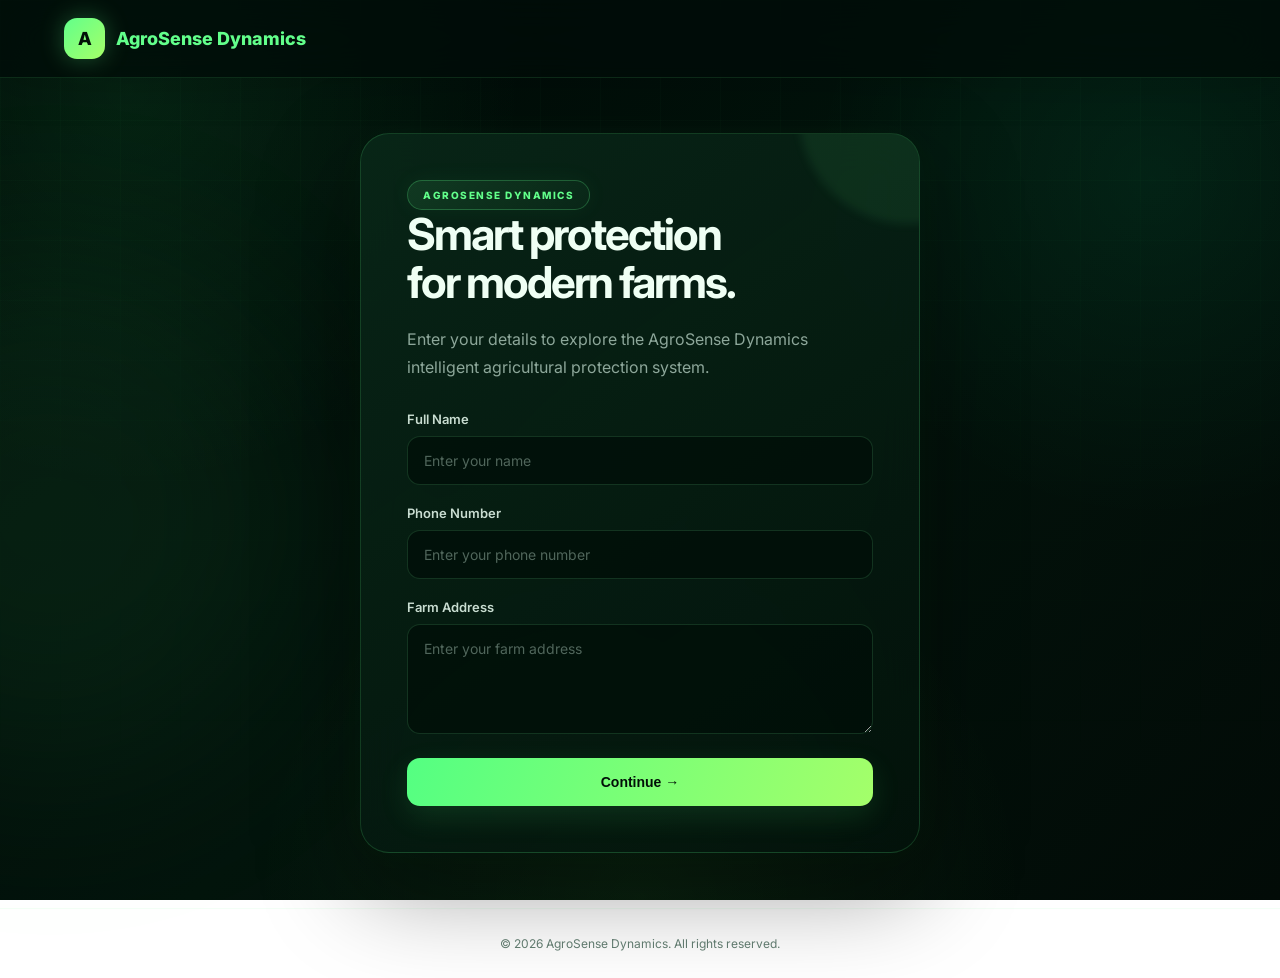
<file: index.html>
<!DOCTYPE html>
<html lang="en">
<head>
    <meta charset="UTF-8">
    <meta name="viewport" content="width=device-width, initial-scale=1.0">
    <title>AgroSense Dynamics | Login</title>
    <link rel="stylesheet" href="style.css">
</head>

<body>

<header class="navbar">
    <div class="logo">
        <div class="logo-box">A</div>
        <span>AgroSense Dynamics</span>
    </div>
</header>

<main class="login-page">

    <div class="login-card">

        <div class="small-badge">AGROSENSE DYNAMICS</div>

        <h1>
            Smart protection<br>
            <span>for modern farms.</span>
        </h1>

        <p class="login-description">
            Enter your details to explore the AgroSense Dynamics
            intelligent agricultural protection system.
        </p>

        <form id="loginForm">

            <div class="input-group">
                <label>Full Name</label>
                <input
                    type="text"
                    id="name"
                    placeholder="Enter your name"
                    required
                >
            </div>

            <div class="input-group">
                <label>Phone Number</label>
                <input
                    type="tel"
                    id="phone"
                    placeholder="Enter your phone number"
                    required
                >
            </div>

            <div class="input-group">
                <label>Farm Address</label>
                <textarea
                    id="address"
                    placeholder="Enter your farm address"
                    required
                ></textarea>
            </div>

            <button type="submit" class="primary-btn">
                Continue →
            </button>

        </form>

    </div>

</main>

<footer>
    © 2026 AgroSense Dynamics. All rights reserved.
</footer>

<script src="script.js"></script>

</body>
</html>
</file>
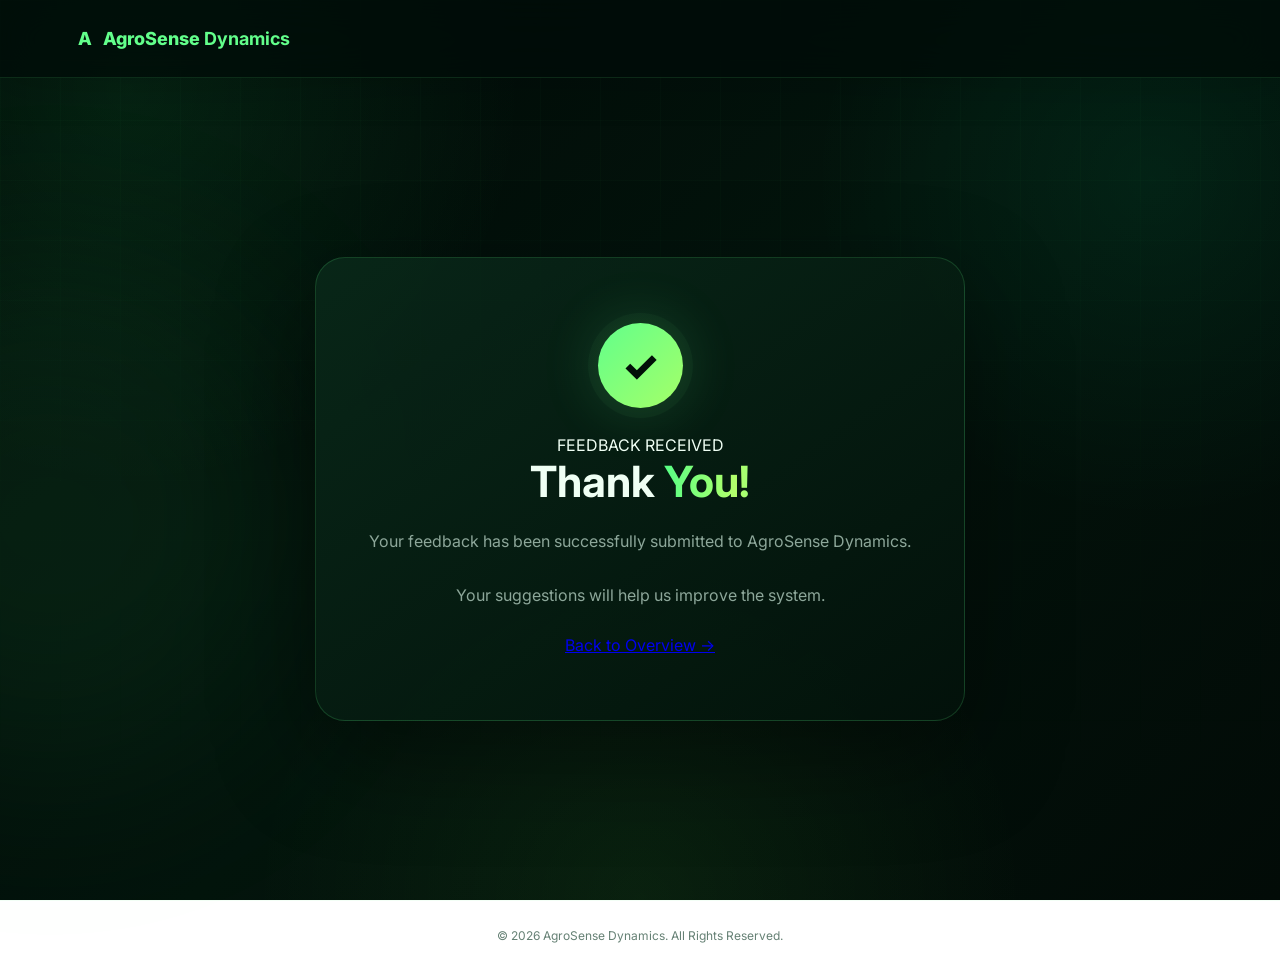
<file: feedback success.html>
<!DOCTYPE html>
<html lang="en">

<head>

    <meta charset="UTF-8">

    <meta name="viewport"
          content="width=device-width, initial-scale=1.0">

    <title>
        AgroSense Dynamics | Feedback Sent
    </title>

    <link rel="stylesheet" href="style.css">

</head>

<body>


<nav class="navbar">

    <a href="index.html" class="logo">

        <span class="logo-icon">
            A
        </span>

        <span>
            AgroSense <b>Dynamics</b>
        </span>

    </a>

</nav>


<main class="success-page">

    <section class="success-card glass reveal">

        <div class="success-icon">
            ✓
        </div>

        <div class="badge">
            FEEDBACK RECEIVED
        </div>

        <h1>
            Thank
            <span class="gradient">
                You!
            </span>
        </h1>

        <p>
            Your feedback has been successfully
            submitted to AgroSense Dynamics.
        </p>

        <p>
            Your suggestions will help us improve
            the system.
        </p>

        <a
            href="overview.html"
            class="btn primary"
        >
            Back to Overview
            <span>→</span>
        </a>

    </section>

</main>


<footer>
    © 2026 AgroSense Dynamics. All Rights Reserved.
</footer>

</body>
</html>
</file>
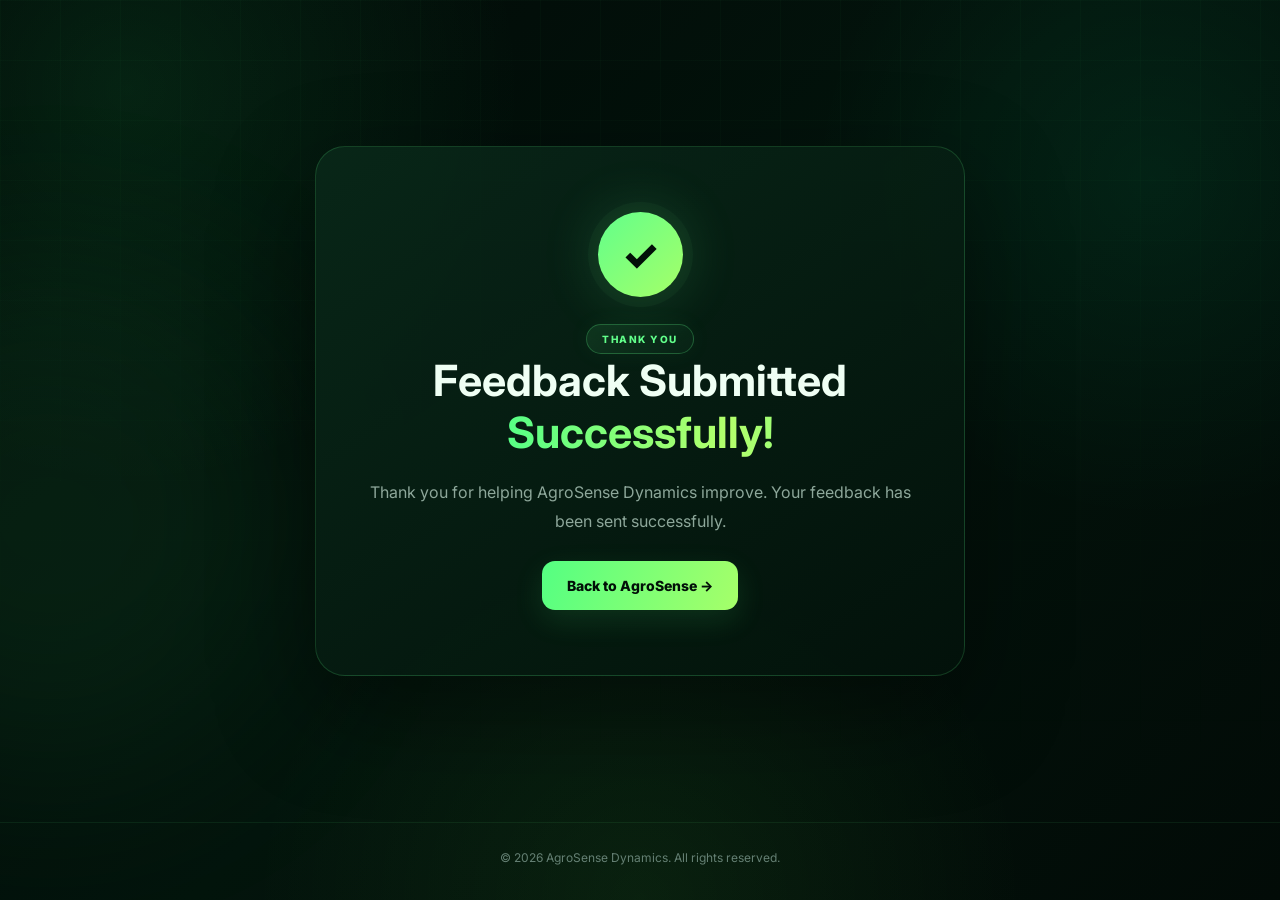
<file: feedback-success.html>
<!DOCTYPE html>
<html lang="en">
<head>
    <meta charset="UTF-8">
    <meta name="viewport" content="width=device-width, initial-scale=1.0">
    <title>Feedback Submitted | AgroSense</title>
    <link rel="stylesheet" href="style.css">
</head>

<body>

<main class="success-page">

    <div class="success-card">

        <div class="success-icon">✓</div>

        <div class="small-badge">
            THANK YOU
        </div>

        <h1>
            Feedback Submitted <span>Successfully!</span>
        </h1>

        <p>
            Thank you for helping AgroSense Dynamics improve.
            Your feedback has been sent successfully.
        </p>

        <a href="overview.html" class="primary-btn">
            Back to AgroSense →
        </a>

    </div>

</main>

<footer>
    © 2026 AgroSense Dynamics. All rights reserved.
</footer>

</body>
</html>
</file>
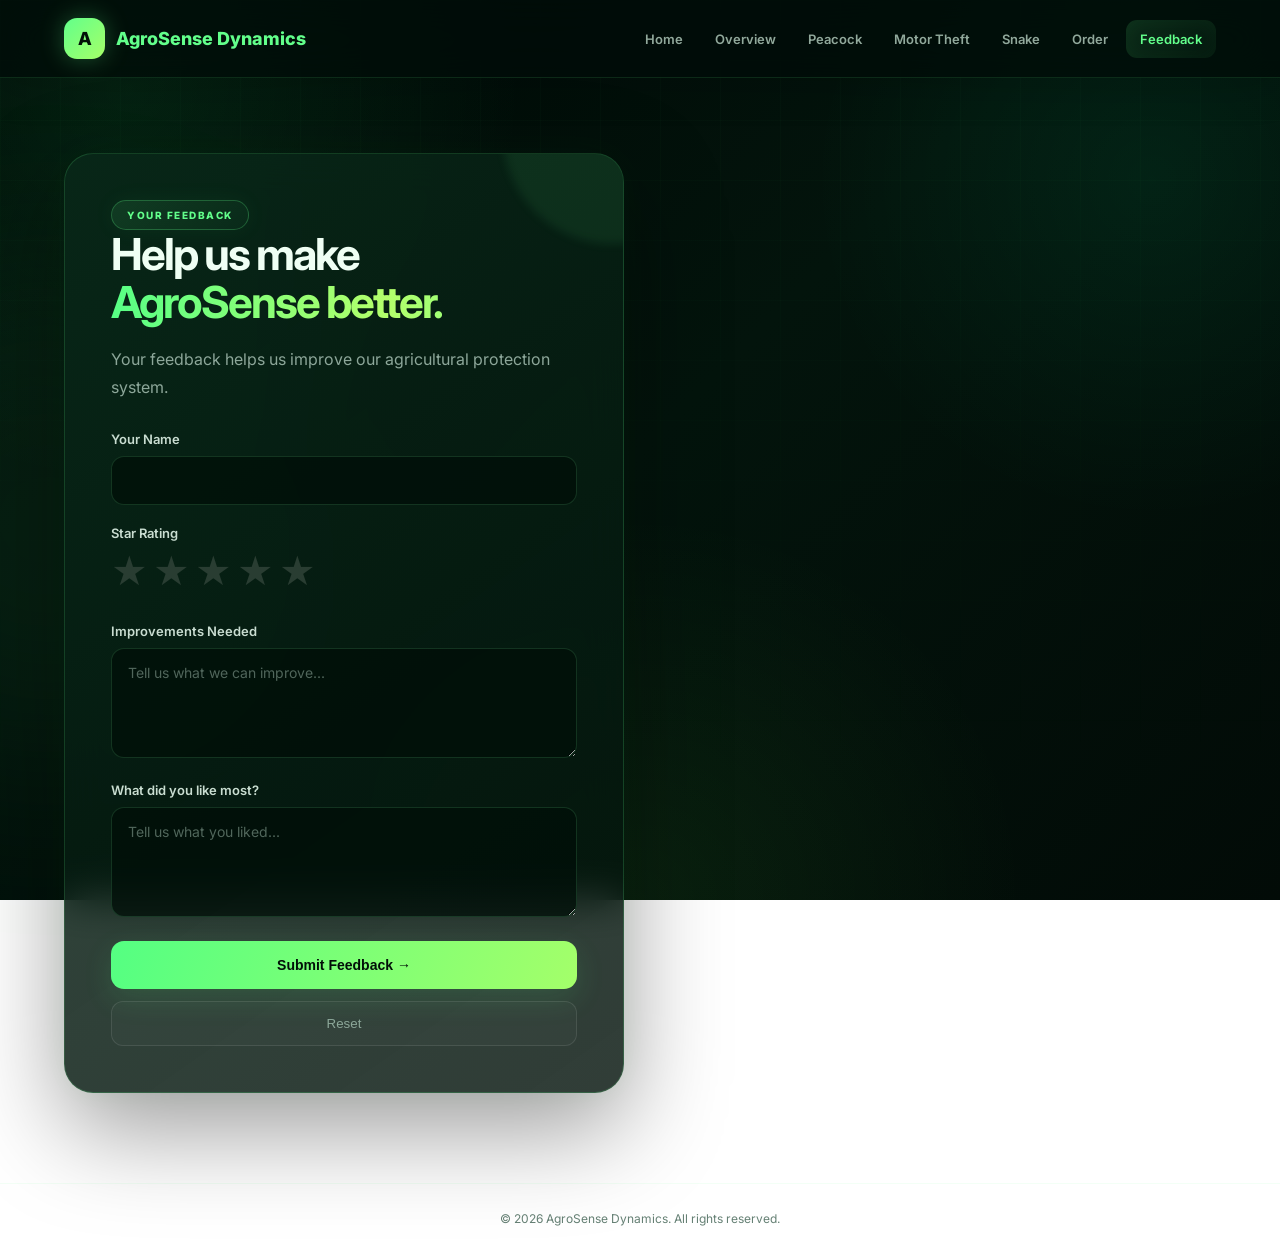
<file: feedback.html>
<!DOCTYPE html>
<html lang="en">
<head>
    <meta charset="UTF-8">
    <meta name="viewport" content="width=device-width, initial-scale=1.0">
    <title>AgroSense | Feedback</title>
    <link rel="stylesheet" href="style.css">
</head>

<body>

<header class="navbar">

    <div class="logo">
        <div class="logo-box">A</div>
        <span>AgroSense Dynamics</span>
    </div>

    <nav>
        <a href="index.html">Home</a>
        <a href="overview.html">Overview</a>
        <a href="peacock.html">Peacock</a>
        <a href="theft.html">Motor Theft</a>
        <a href="snake.html">Snake</a>
        <a href="order.html">Order</a>
        <a href="feedback.html" class="active">Feedback</a>
    </nav>

</header>

<main class="feedback-page">

    <div class="feedback-card">

        <div class="small-badge">YOUR FEEDBACK</div>

        <h1>
            Help us make<br>
            <span>AgroSense better.</span>
        </h1>

        <p>
            Your feedback helps us improve our agricultural
            protection system.
        </p>


        <form
            action="https://formsubmit.co/agrosensedynamics@gmail.com"
            method="POST"
        >

            <input type="hidden"
                   name="_subject"
                   value="AgroSense Dynamics Feedback">

            <input type="hidden"
                   name="_next"
                   value="https://sanchith-star.github.io/tamsagrosense1/feedback-success.html">

            <input type="hidden"
                   name="_captcha"
                   value="false">


            <div class="input-group">

                <label>Your Name</label>

                <input
                    type="text"
                    name="Name"
                    required
                >

            </div>


            <div class="input-group">

                <label>Star Rating</label>

                <div class="stars">

                    <input type="radio" id="star5"
                           name="Rating" value="5 Stars" required>
                    <label for="star5">★</label>

                    <input type="radio" id="star4"
                           name="Rating" value="4 Stars">
                    <label for="star4">★</label>

                    <input type="radio" id="star3"
                           name="Rating" value="3 Stars">
                    <label for="star3">★</label>

                    <input type="radio" id="star2"
                           name="Rating" value="2 Stars">
                    <label for="star2">★</label>

                    <input type="radio" id="star1"
                           name="Rating" value="1 Star">
                    <label for="star1">★</label>

                </div>

            </div>


            <div class="input-group">

                <label>Improvements Needed</label>

                <textarea
                    name="Improvements"
                    placeholder="Tell us what we can improve..."
                    required
                ></textarea>

            </div>


            <div class="input-group">

                <label>What did you like most?</label>

                <textarea
                    name="Favorite Part"
                    placeholder="Tell us what you liked..."
                ></textarea>

            </div>


            <button type="submit" class="primary-btn">
                Submit Feedback →
            </button>

            <button
                type="reset"
                class="reset-btn"
            >
                Reset
            </button>

        </form>

    </div>

</main>

<footer>
    © 2026 AgroSense Dynamics. All rights reserved.
</footer>

</body>
</html>
</file>
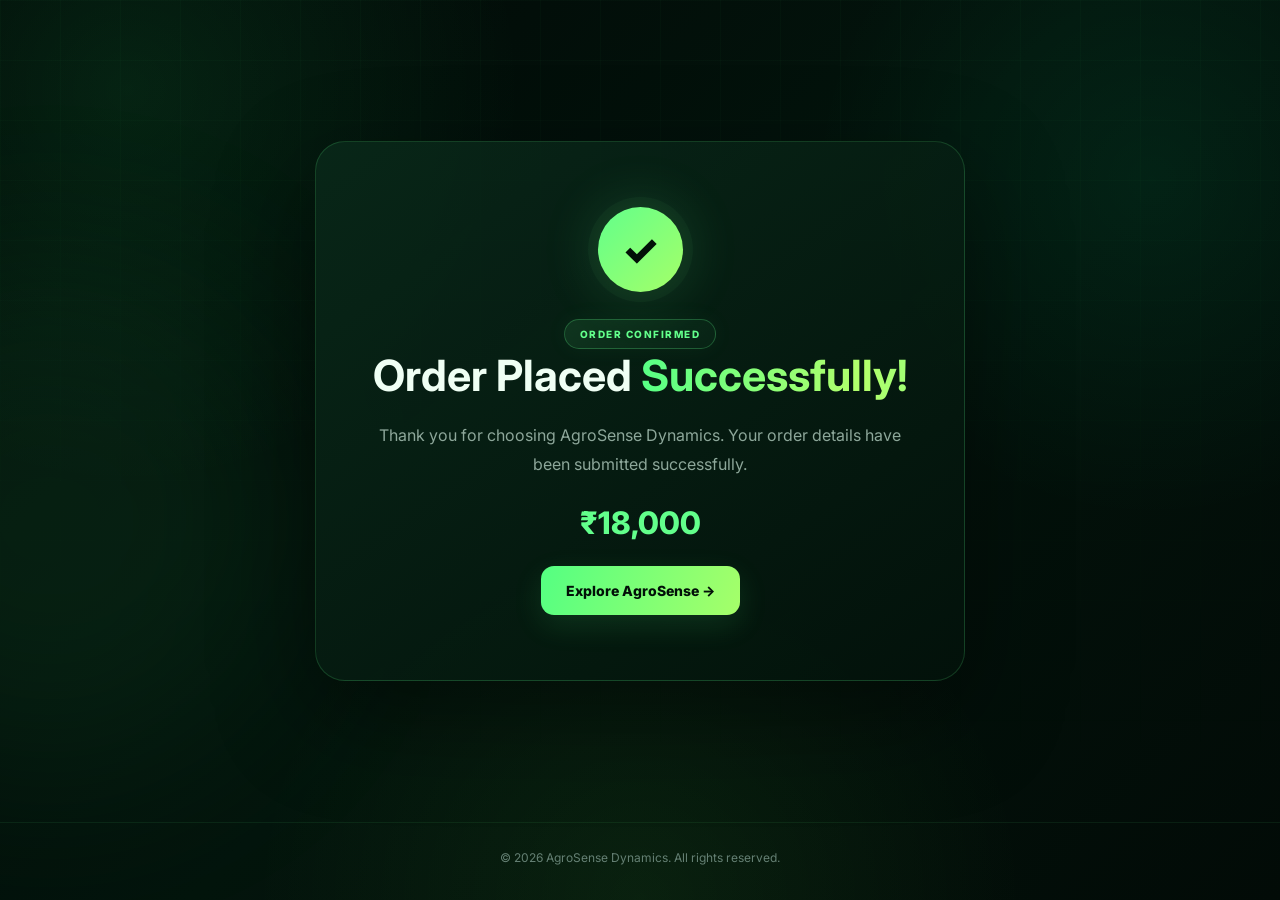
<file: order-success.html>
<!DOCTYPE html>
<html lang="en">
<head>
    <meta charset="UTF-8">
    <meta name="viewport" content="width=device-width, initial-scale=1.0">
    <title>Order Successful | AgroSense</title>
    <link rel="stylesheet" href="style.css">
</head>

<body>

<main class="success-page">

    <div class="success-card">

        <div class="success-icon">✓</div>

        <div class="small-badge">ORDER CONFIRMED</div>

        <h1>Order Placed <span>Successfully!</span></h1>

        <p>
            Thank you for choosing AgroSense Dynamics.
            Your order details have been submitted successfully.
        </p>

        <div class="success-price">
            ₹18,000
        </div>

        <a href="overview.html" class="primary-btn">
            Explore AgroSense →
        </a>

    </div>

</main>

<footer>
    © 2026 AgroSense Dynamics. All rights reserved.
</footer>

</body>
</html>
</file>
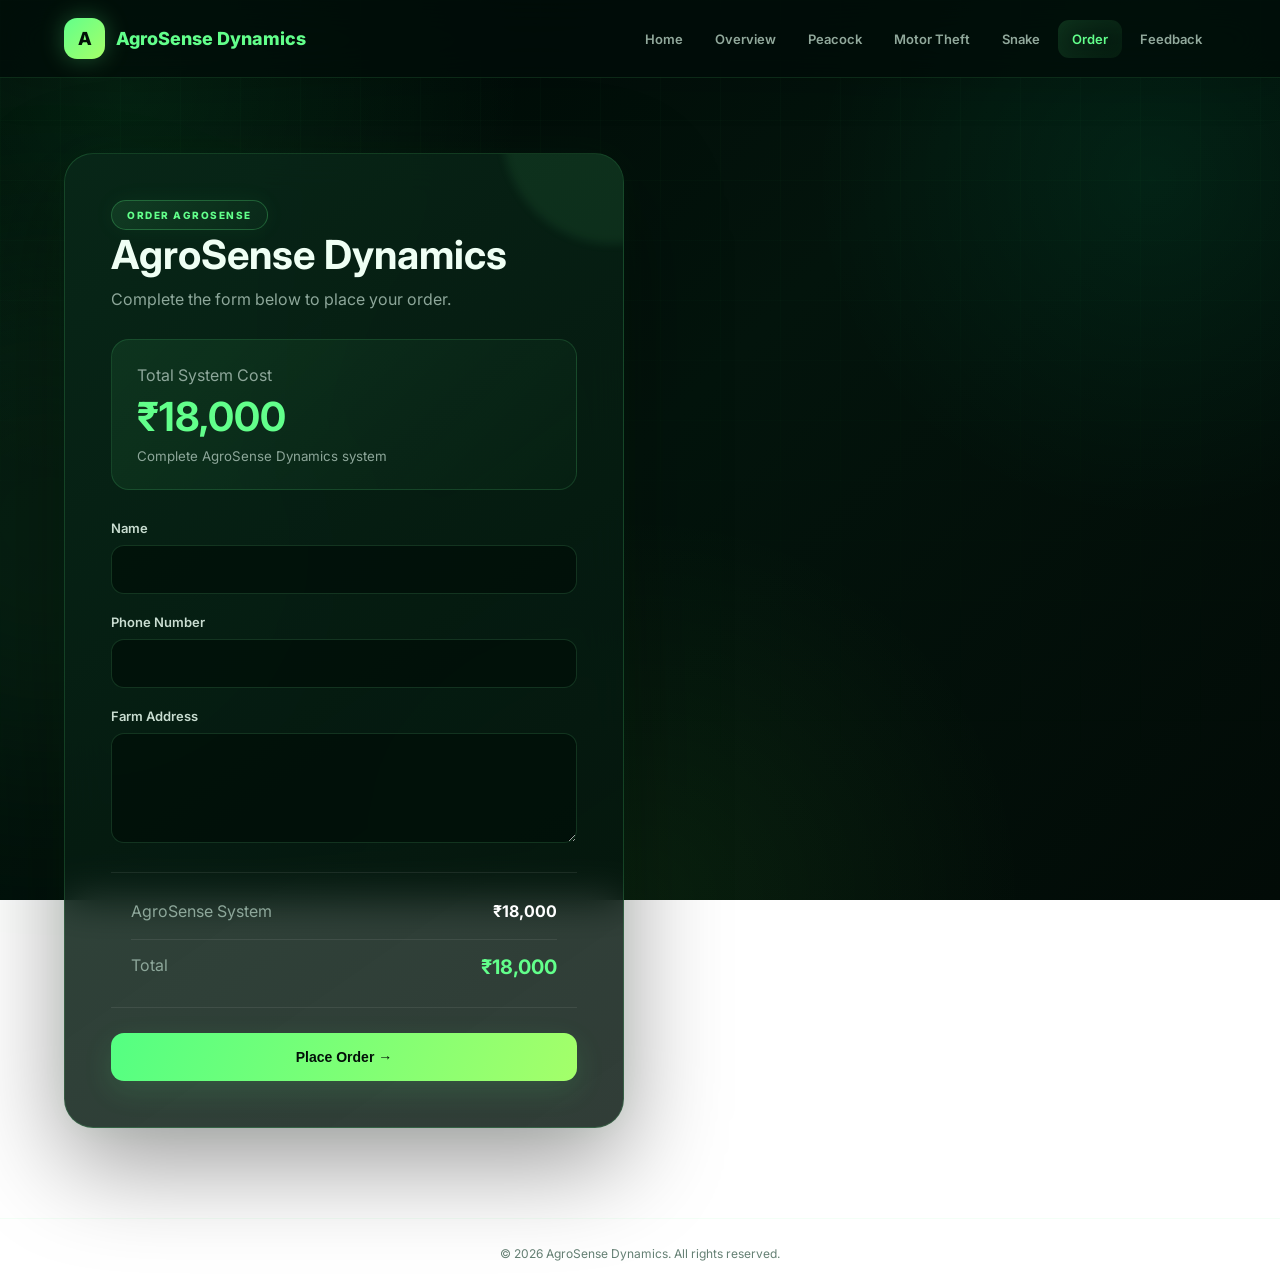
<file: order.html>
<!DOCTYPE html>
<html lang="en">
<head>
    <meta charset="UTF-8">
    <meta name="viewport" content="width=device-width, initial-scale=1.0">
    <title>AgroSense | Order</title>
    <link rel="stylesheet" href="style.css">
</head>

<body>

<header class="navbar">

    <div class="logo">
        <div class="logo-box">A</div>
        <span>AgroSense Dynamics</span>
    </div>

    <nav>
        <a href="index.html">Home</a>
        <a href="overview.html">Overview</a>
        <a href="peacock.html">Peacock</a>
        <a href="theft.html">Motor Theft</a>
        <a href="snake.html">Snake</a>
        <a href="order.html" class="active">Order</a>
        <a href="feedback.html">Feedback</a>
    </nav>

</header>

<main class="order-page">

    <div class="order-card">

        <div class="small-badge">ORDER AGROSENSE</div>

        <h1>AgroSense Dynamics</h1>

        <p>
            Complete the form below to place your order.
        </p>

        <div class="price-box">

            <span>Total System Cost</span>

            <strong>₹18,000</strong>

            <small>
                Complete AgroSense Dynamics system
            </small>

        </div>


        <form
            action="https://formsubmit.co/agrosensedynamics@gmail.com"
            method="POST"
        >

            <input type="hidden" name="_subject"
                   value="New AgroSense Dynamics Order">

            <input type="hidden" name="_next"
                   value="https://sanchith-star.github.io/tamsagrosense1/order-success.html">

            <input type="hidden" name="_captcha"
                   value="false">

            <input type="hidden"
                   name="Product"
                   value="AgroSense Dynamics Agricultural Protection System">

            <input type="hidden"
                   name="Total Cost"
                   value="₹18,000">


            <div class="input-group">

                <label>Name</label>

                <input
                    type="text"
                    name="Customer Name"
                    id="orderName"
                    required
                >

            </div>


            <div class="input-group">

                <label>Phone Number</label>

                <input
                    type="tel"
                    name="Phone Number"
                    id="orderPhone"
                    required
                >

            </div>


            <div class="input-group">

                <label>Farm Address</label>

                <textarea
                    name="Farm Address"
                    id="orderAddress"
                    required
                ></textarea>

            </div>


            <div class="bill">

                <div>
                    <span>AgroSense System</span>
                    <strong>₹18,000</strong>
                </div>

                <div class="bill-total">
                    <span>Total</span>
                    <strong>₹18,000</strong>
                </div>

            </div>


            <button type="submit" class="primary-btn">
                Place Order →
            </button>

        </form>

    </div>

</main>

<footer>
    © 2026 AgroSense Dynamics. All rights reserved.
</footer>

<script src="script.js"></script>

</body>
</html>
</file>
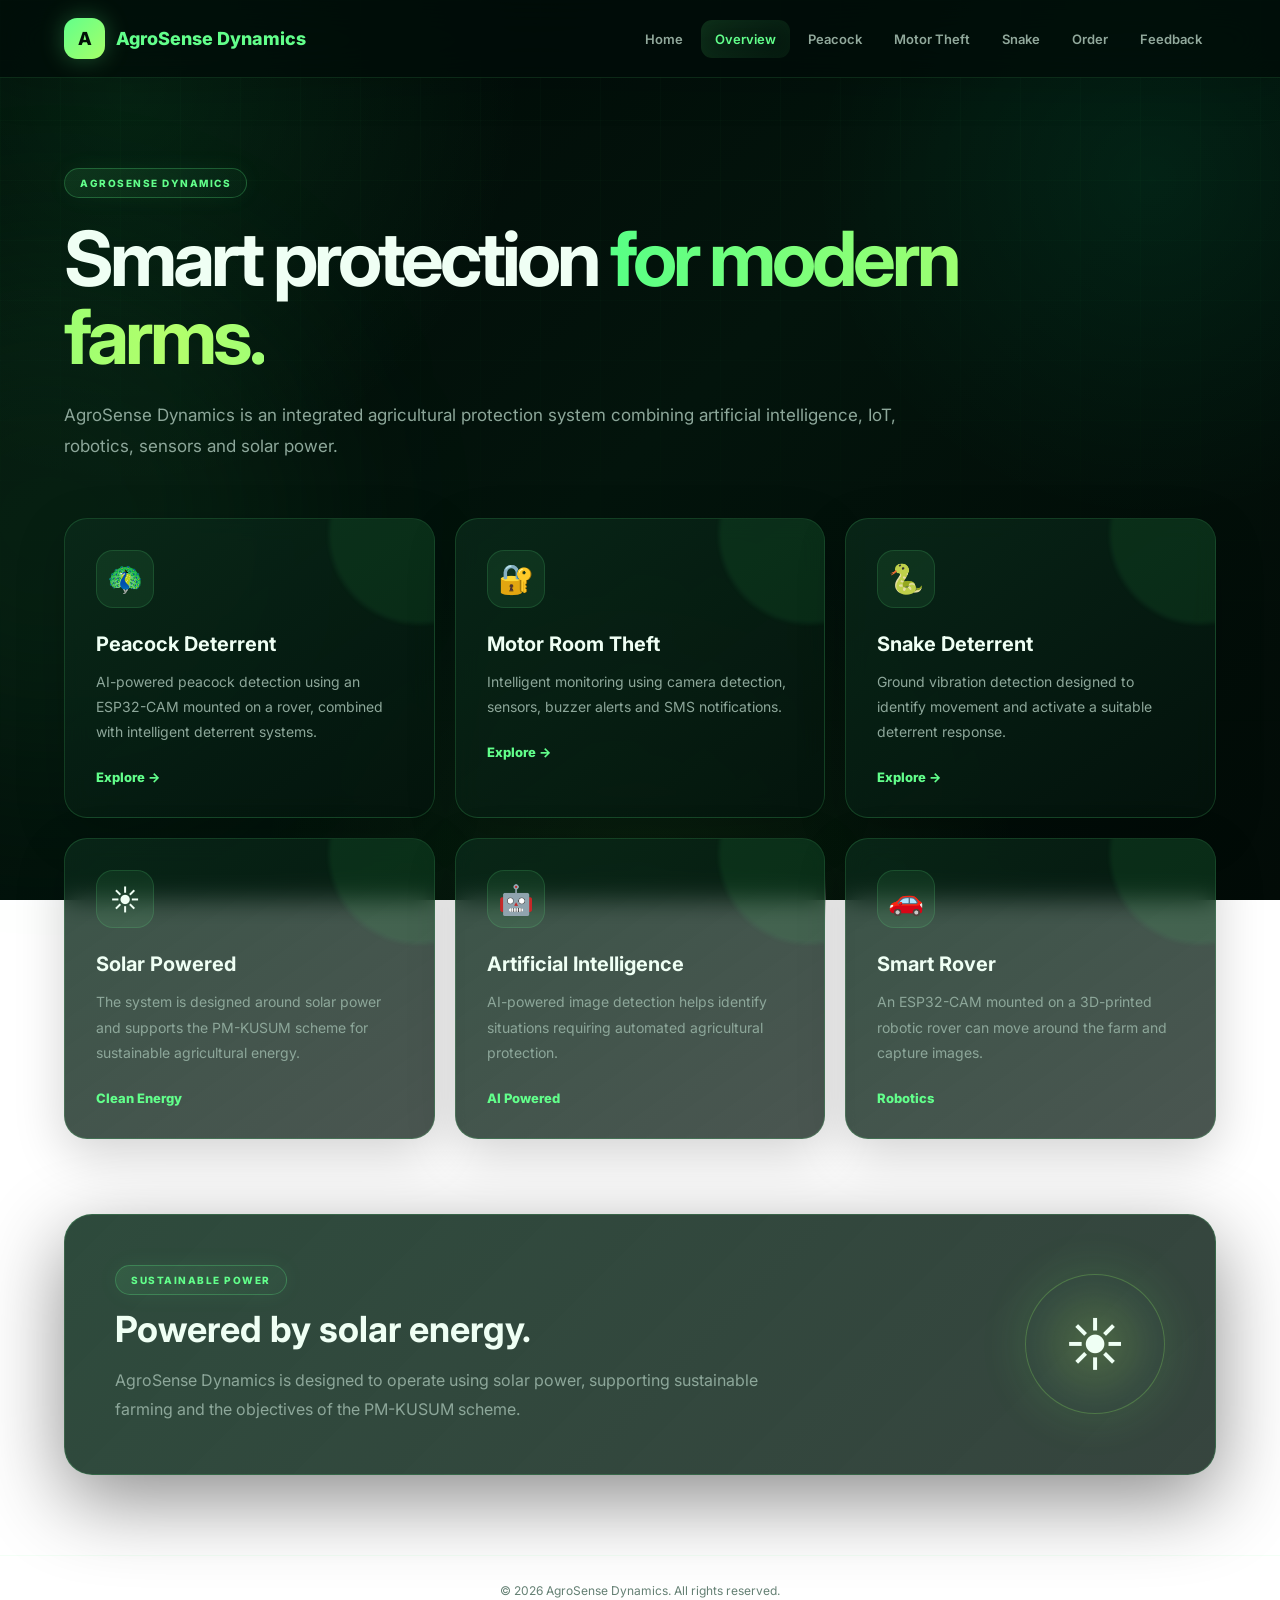
<file: overview.html>
<!DOCTYPE html>
<html lang="en">
<head>
    <meta charset="UTF-8">
    <meta name="viewport" content="width=device-width, initial-scale=1.0">
    <title>AgroSense Dynamics | Overview</title>
    <link rel="stylesheet" href="style.css">
</head>

<body>

<header class="navbar">

    <div class="logo">
        <div class="logo-box">A</div>
        <span>AgroSense Dynamics</span>
    </div>

    <nav>
        <a href="index.html">Home</a>
        <a href="overview.html" class="active">Overview</a>
        <a href="peacock.html">Peacock</a>
        <a href="theft.html">Motor Theft</a>
        <a href="snake.html">Snake</a>
        <a href="order.html">Order</a>
        <a href="feedback.html">Feedback</a>
    </nav>

</header>

<main class="page">

    <section class="hero">

        <div class="small-badge">
            AGROSENSE DYNAMICS
        </div>

        <h1>
            Smart protection
            <span>for modern farms.</span>
        </h1>

        <p>
            AgroSense Dynamics is an integrated agricultural protection
            system combining artificial intelligence, IoT, robotics,
            sensors and solar power.
        </p>

    </section>


    <section class="feature-grid">

        <!-- PEACOCK -->

        <a href="peacock.html" class="feature-card">

            <div class="feature-icon">🦚</div>

            <h2>Peacock Deterrent</h2>

            <p>
                AI-powered peacock detection using an ESP32-CAM
                mounted on a rover, combined with intelligent
                deterrent systems.
            </p>

            <span>Explore →</span>

        </a>


        <!-- MOTOR THEFT - FIXED LINK -->

        <a href="theft.html" class="feature-card">

            <div class="feature-icon">🔐</div>

            <h2>Motor Room Theft</h2>

            <p>
                Intelligent monitoring using camera detection,
                sensors, buzzer alerts and SMS notifications.
            </p>

            <span>Explore →</span>

        </a>


        <!-- SNAKE -->

        <a href="snake.html" class="feature-card">

            <div class="feature-icon">🐍</div>

            <h2>Snake Deterrent</h2>

            <p>
                Ground vibration detection designed to identify
                movement and activate a suitable deterrent response.
            </p>

            <span>Explore →</span>

        </a>


        <!-- SOLAR -->

        <div class="feature-card">

            <div class="feature-icon">☀️</div>

            <h2>Solar Powered</h2>

            <p>
                The system is designed around solar power and supports
                the PM-KUSUM scheme for sustainable agricultural energy.
            </p>

            <span>Clean Energy</span>

        </div>


        <!-- AI -->

        <div class="feature-card">

            <div class="feature-icon">🤖</div>

            <h2>Artificial Intelligence</h2>

            <p>
                AI-powered image detection helps identify situations
                requiring automated agricultural protection.
            </p>

            <span>AI Powered</span>

        </div>


        <!-- ROVER -->

        <div class="feature-card">

            <div class="feature-icon">🚗</div>

            <h2>Smart Rover</h2>

            <p>
                An ESP32-CAM mounted on a 3D-printed robotic rover
                can move around the farm and capture images.
            </p>

            <span>Robotics</span>

        </div>

    </section>


    <section class="solar-section">

        <div>
            <div class="small-badge">SUSTAINABLE POWER</div>

            <h2>
                Powered by solar energy.
            </h2>

            <p>
                AgroSense Dynamics is designed to operate using solar
                power, supporting sustainable farming and the
                objectives of the PM-KUSUM scheme.
            </p>
        </div>

        <div class="solar-circle">
            ☀
        </div>

    </section>

</main>

<footer>
    © 2026 AgroSense Dynamics. All rights reserved.
</footer>

</body>
</html>
</file>
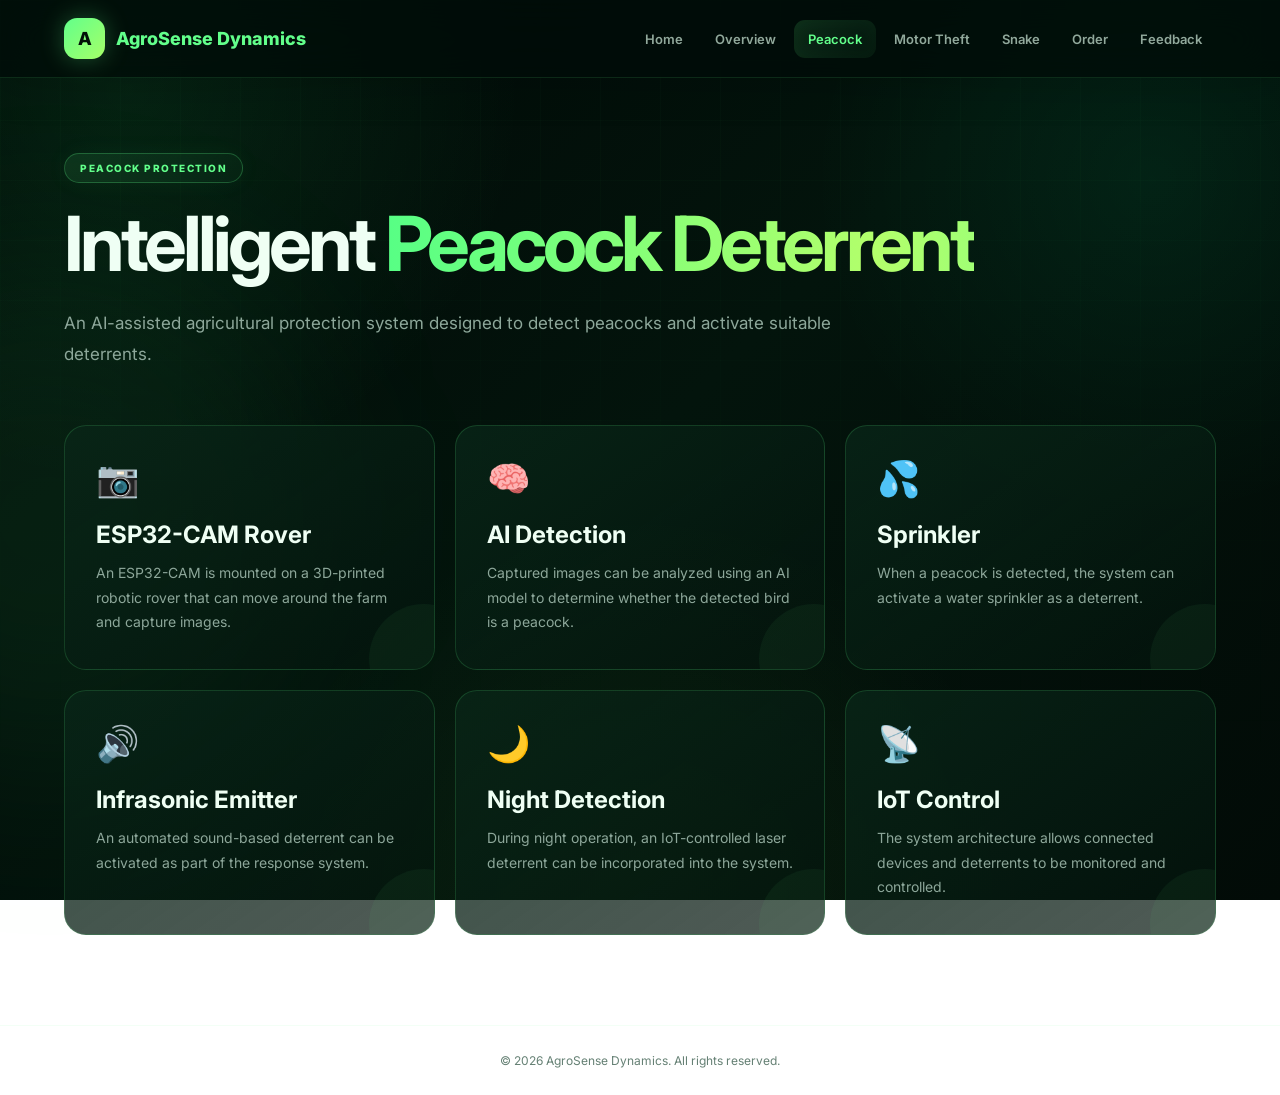
<file: peacock.html>
<!DOCTYPE html>
<html lang="en">
<head>
    <meta charset="UTF-8">
    <meta name="viewport" content="width=device-width, initial-scale=1.0">
    <title>AgroSense | Peacock Deterrent</title>
    <link rel="stylesheet" href="style.css">
</head>

<body>

<header class="navbar">

    <div class="logo">
        <div class="logo-box">A</div>
        <span>AgroSense Dynamics</span>
    </div>

    <nav>
        <a href="index.html">Home</a>
        <a href="overview.html">Overview</a>
        <a href="peacock.html" class="active">Peacock</a>
        <a href="theft.html">Motor Theft</a>
        <a href="snake.html">Snake</a>
        <a href="order.html">Order</a>
        <a href="feedback.html">Feedback</a>
    </nav>

</header>

<main class="detail-page">

    <div class="small-badge">PEACOCK PROTECTION</div>

    <h1>Intelligent <span>Peacock Deterrent</span></h1>

    <p class="lead">
        An AI-assisted agricultural protection system designed
        to detect peacocks and activate suitable deterrents.
    </p>

    <div class="process-grid">

        <div class="info-card">
            <div class="big-icon">📷</div>
            <h2>ESP32-CAM Rover</h2>
            <p>
                An ESP32-CAM is mounted on a 3D-printed robotic
                rover that can move around the farm and capture images.
            </p>
        </div>

        <div class="info-card">
            <div class="big-icon">🧠</div>
            <h2>AI Detection</h2>
            <p>
                Captured images can be analyzed using an AI model
                to determine whether the detected bird is a peacock.
            </p>
        </div>

        <div class="info-card">
            <div class="big-icon">💦</div>
            <h2>Sprinkler</h2>
            <p>
                When a peacock is detected, the system can activate
                a water sprinkler as a deterrent.
            </p>
        </div>

        <div class="info-card">
            <div class="big-icon">🔊</div>
            <h2>Infrasonic Emitter</h2>
            <p>
                An automated sound-based deterrent can be activated
                as part of the response system.
            </p>
        </div>

        <div class="info-card">
            <div class="big-icon">🌙</div>
            <h2>Night Detection</h2>
            <p>
                During night operation, an IoT-controlled laser
                deterrent can be incorporated into the system.
            </p>
        </div>

        <div class="info-card">
            <div class="big-icon">📡</div>
            <h2>IoT Control</h2>
            <p>
                The system architecture allows connected devices
                and deterrents to be monitored and controlled.
            </p>
        </div>

    </div>

</main>

<footer>
    © 2026 AgroSense Dynamics. All rights reserved.
</footer>

</body>
</html>
</file>
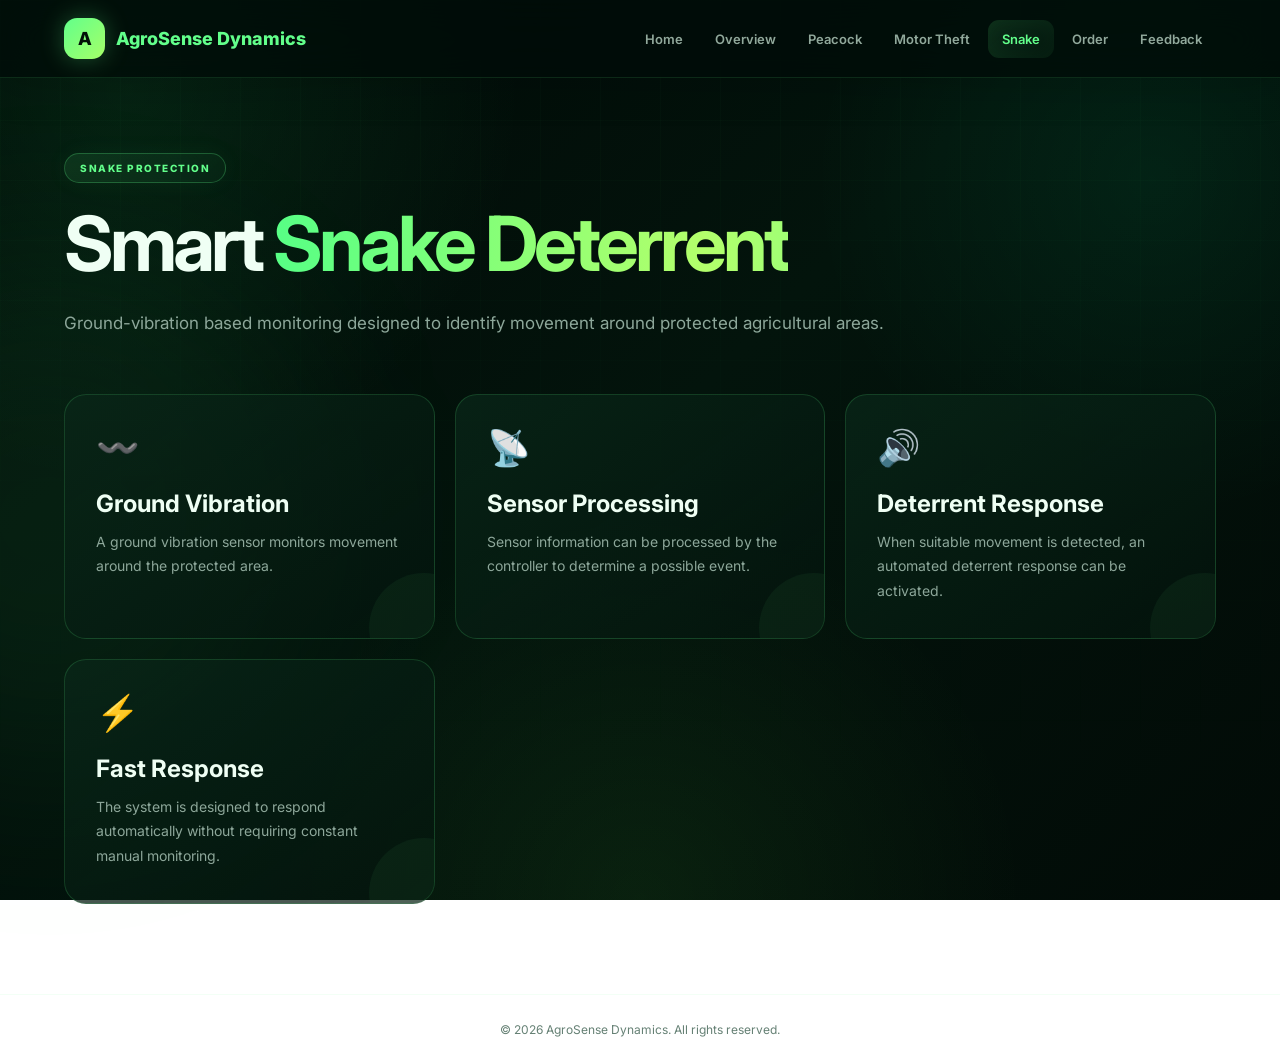
<file: snake.html>
<!DOCTYPE html>
<html lang="en">
<head>
    <meta charset="UTF-8">
    <meta name="viewport" content="width=device-width, initial-scale=1.0">
    <title>AgroSense | Snake Deterrent</title>
    <link rel="stylesheet" href="style.css">
</head>

<body>

<header class="navbar">

    <div class="logo">
        <div class="logo-box">A</div>
        <span>AgroSense Dynamics</span>
    </div>

    <nav>
        <a href="index.html">Home</a>
        <a href="overview.html">Overview</a>
        <a href="peacock.html">Peacock</a>
        <a href="theft.html">Motor Theft</a>
        <a href="snake.html" class="active">Snake</a>
        <a href="order.html">Order</a>
        <a href="feedback.html">Feedback</a>
    </nav>

</header>

<main class="detail-page">

    <div class="small-badge">SNAKE PROTECTION</div>

    <h1>
        Smart <span>Snake Deterrent</span>
    </h1>

    <p class="lead">
        Ground-vibration based monitoring designed to identify
        movement around protected agricultural areas.
    </p>

    <div class="process-grid">

        <div class="info-card">
            <div class="big-icon">〰️</div>
            <h2>Ground Vibration</h2>
            <p>
                A ground vibration sensor monitors movement
                around the protected area.
            </p>
        </div>

        <div class="info-card">
            <div class="big-icon">📡</div>
            <h2>Sensor Processing</h2>
            <p>
                Sensor information can be processed by the
                controller to determine a possible event.
            </p>
        </div>

        <div class="info-card">
            <div class="big-icon">🔊</div>
            <h2>Deterrent Response</h2>
            <p>
                When suitable movement is detected, an automated
                deterrent response can be activated.
            </p>
        </div>

        <div class="info-card">
            <div class="big-icon">⚡</div>
            <h2>Fast Response</h2>
            <p>
                The system is designed to respond automatically
                without requiring constant manual monitoring.
            </p>
        </div>

    </div>

</main>

<footer>
    © 2026 AgroSense Dynamics. All rights reserved.
</footer>

</body>
</html>
</file>
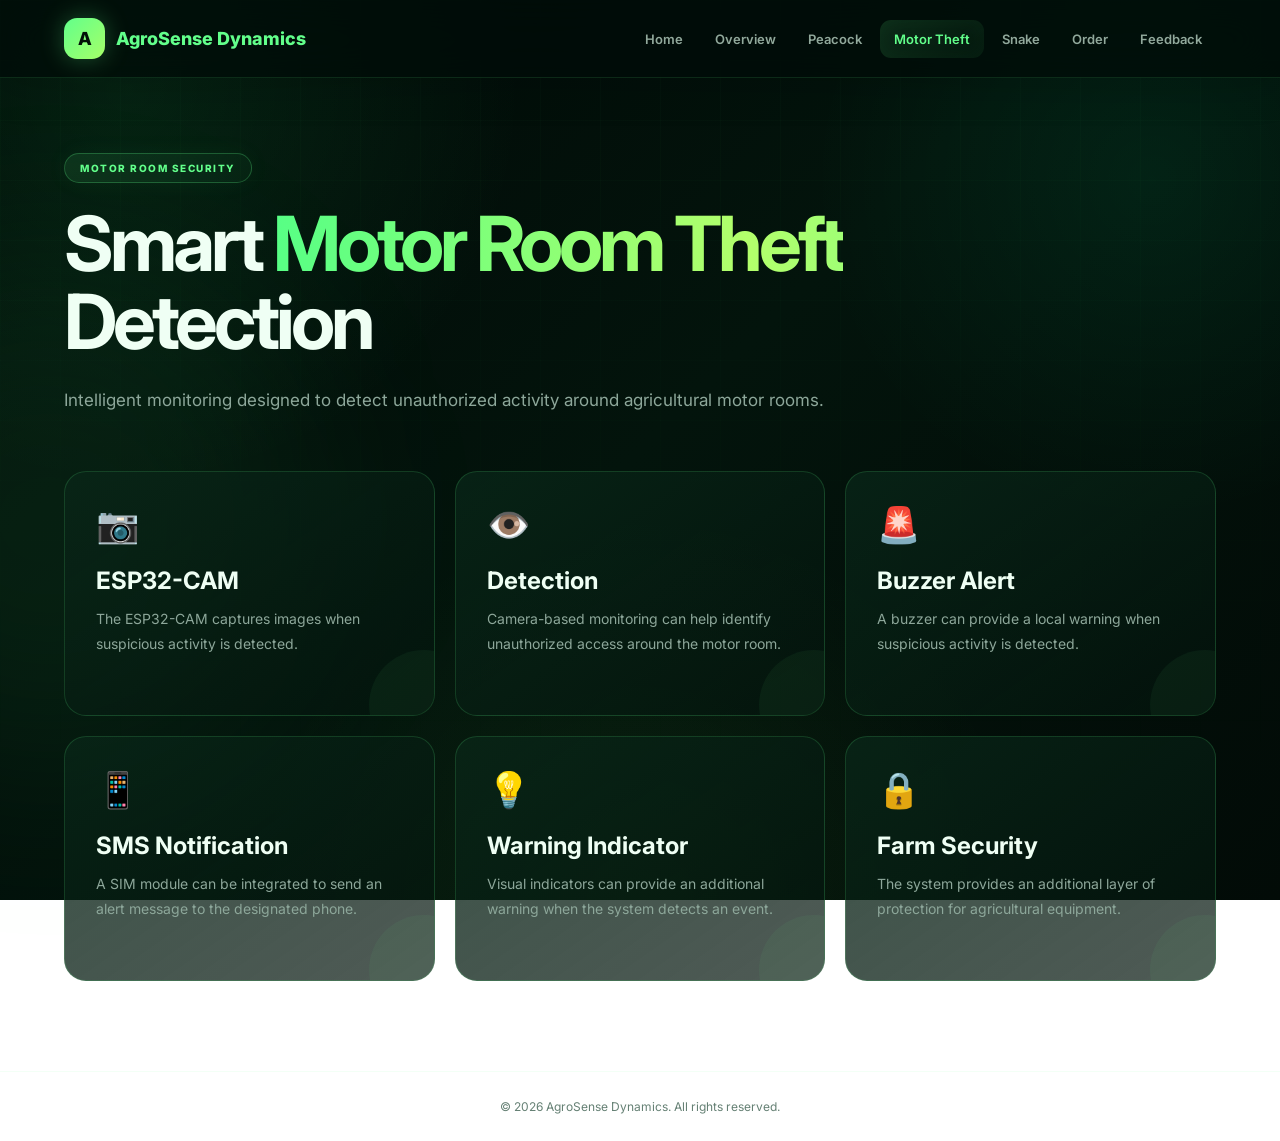
<file: theft.html>
<!DOCTYPE html>
<html lang="en">
<head>
    <meta charset="UTF-8">
    <meta name="viewport" content="width=device-width, initial-scale=1.0">
    <title>AgroSense | Motor Room Theft</title>
    <link rel="stylesheet" href="style.css">
</head>

<body>

<header class="navbar">

    <div class="logo">
        <div class="logo-box">A</div>
        <span>AgroSense Dynamics</span>
    </div>

    <nav>
        <a href="index.html">Home</a>
        <a href="overview.html">Overview</a>
        <a href="peacock.html">Peacock</a>
        <a href="theft.html" class="active">Motor Theft</a>
        <a href="snake.html">Snake</a>
        <a href="order.html">Order</a>
        <a href="feedback.html">Feedback</a>
    </nav>

</header>

<main class="detail-page">

    <div class="small-badge">MOTOR ROOM SECURITY</div>

    <h1>
        Smart <span>Motor Room Theft</span> Detection
    </h1>

    <p class="lead">
        Intelligent monitoring designed to detect unauthorized
        activity around agricultural motor rooms.
    </p>

    <div class="process-grid">

        <div class="info-card">
            <div class="big-icon">📷</div>
            <h2>ESP32-CAM</h2>
            <p>
                The ESP32-CAM captures images when suspicious
                activity is detected.
            </p>
        </div>

        <div class="info-card">
            <div class="big-icon">👁️</div>
            <h2>Detection</h2>
            <p>
                Camera-based monitoring can help identify
                unauthorized access around the motor room.
            </p>
        </div>

        <div class="info-card">
            <div class="big-icon">🚨</div>
            <h2>Buzzer Alert</h2>
            <p>
                A buzzer can provide a local warning when
                suspicious activity is detected.
            </p>
        </div>

        <div class="info-card">
            <div class="big-icon">📱</div>
            <h2>SMS Notification</h2>
            <p>
                A SIM module can be integrated to send an
                alert message to the designated phone.
            </p>
        </div>

        <div class="info-card">
            <div class="big-icon">💡</div>
            <h2>Warning Indicator</h2>
            <p>
                Visual indicators can provide an additional
                warning when the system detects an event.
            </p>
        </div>

        <div class="info-card">
            <div class="big-icon">🔒</div>
            <h2>Farm Security</h2>
            <p>
                The system provides an additional layer of
                protection for agricultural equipment.
            </p>
        </div>

    </div>

</main>

<footer>
    © 2026 AgroSense Dynamics. All rights reserved.
</footer>

</body>
</html>
</file>
<file: style.css>
@import url('https://fonts.googleapis.com/css2?family=Inter:wght@400;500;600;700;800&display=swap');

:root {
    --bg: #020b07;
    --bg2: #061810;
    --panel: rgba(8, 31, 20, 0.72);
    --panel-hover: rgba(13, 48, 30, 0.85);

    --green: #62ff8b;
    --green2: #a5ff68;
    --emerald: #19d879;

    --text: #effff4;
    --muted: #8da79a;
    --muted2: #658074;

    --border: rgba(98, 255, 139, 0.17);
    --border-bright: rgba(98, 255, 139, 0.5);

    --shadow:
        0 25px 80px rgba(0, 0, 0, 0.45);

    --glow:
        0 0 35px rgba(98, 255, 139, 0.18);
}

* {
    margin: 0;
    padding: 0;
    box-sizing: border-box;
}

html {
    scroll-behavior: smooth;
}

body {
    font-family: "Inter", Arial, sans-serif;
    color: var(--text);
    min-height: 100vh;
    overflow-x: hidden;

    background:
        radial-gradient(
            circle at 10% 10%,
            rgba(40, 255, 120, 0.10),
            transparent 28%
        ),
        radial-gradient(
            circle at 90% 20%,
            rgba(0, 255, 160, 0.07),
            transparent 25%
        ),
        radial-gradient(
            circle at 50% 100%,
            rgba(100, 255, 80, 0.07),
            transparent 35%
        ),
        linear-gradient(
            135deg,
            #010806,
            #03140c 50%,
            #020b07
        );

    background-attachment: fixed;
}

/* =========================================================
   ANIMATED BACKGROUND
   ========================================================= */

body::before {
    content: "";
    position: fixed;
    inset: 0;

    background-image:
        linear-gradient(
            rgba(98,255,139,0.025) 1px,
            transparent 1px
        ),
        linear-gradient(
            90deg,
            rgba(98,255,139,0.025) 1px,
            transparent 1px
        );

    background-size: 60px 60px;

    mask-image: linear-gradient(
        to bottom,
        black,
        transparent 90%
    );

    pointer-events: none;
    z-index: -3;

    animation: gridMove 18s linear infinite;
}

body::after {
    content: "";

    position: fixed;

    width: 500px;
    height: 500px;

    left: -200px;
    top: 30%;

    border-radius: 50%;

    background: rgba(70,255,130,0.07);

    filter: blur(100px);

    pointer-events: none;
    z-index: -2;

    animation: floatingGlow 10s ease-in-out infinite;
}

/* =========================================================
   NAVBAR
   ========================================================= */

.navbar {
    height: 78px;

    display: flex;
    align-items: center;
    justify-content: space-between;

    padding: 0 5%;

    position: sticky;
    top: 0;

    z-index: 1000;

    background:
        rgba(1, 12, 8, 0.78);

    backdrop-filter: blur(22px);
    -webkit-backdrop-filter: blur(22px);

    border-bottom:
        1px solid rgba(98,255,139,0.12);

    box-shadow:
        0 10px 40px rgba(0,0,0,0.15);

    animation: navDrop 0.7s ease;
}

.logo {
    display: flex;
    align-items: center;
    gap: 11px;

    color: var(--green);

    font-size: 18px;
    font-weight: 800;
}

.logo-box {
    width: 41px;
    height: 41px;

    display: flex;
    align-items: center;
    justify-content: center;

    border-radius: 13px;

    color: #021008;

    background:
        linear-gradient(
            135deg,
            var(--green),
            var(--green2)
        );

    box-shadow:
        0 0 25px rgba(98,255,139,0.28);

    animation:
        logoPulse 3s ease-in-out infinite;
}

nav {
    display: flex;
    align-items: center;
    gap: 4px;
}

nav a {
    position: relative;

    padding: 11px 14px;

    border-radius: 11px;

    text-decoration: none;

    color: #91a99c;

    font-size: 13px;
    font-weight: 600;

    transition:
        color 0.3s ease,
        background 0.3s ease,
        transform 0.3s ease;
}

nav a::after {
    content: "";

    position: absolute;

    left: 50%;
    bottom: 5px;

    width: 0;
    height: 2px;

    border-radius: 5px;

    background: var(--green);

    transform: translateX(-50%);

    transition: width 0.3s ease;
}

nav a:hover {
    color: var(--green);

    background:
        rgba(98,255,139,0.07);

    transform: translateY(-2px);
}

nav a:hover::after {
    width: 22px;
}

nav a.active {
    color: var(--green);

    background:
        linear-gradient(
            135deg,
            rgba(98,255,139,0.12),
            rgba(98,255,139,0.04)
        );

    box-shadow:
        inset 0 0 20px rgba(98,255,139,0.04);
}

/* =========================================================
   GENERAL
   ========================================================= */

.page,
.detail-page,
.order-page,
.feedback-page {
    width: min(1180px, 90%);
    margin: auto;
}

/* =========================================================
   HERO
   ========================================================= */

.hero {
    padding: 90px 0 55px;

    animation:
        heroEntrance 0.9s cubic-bezier(.2,.8,.2,1);
}

.small-badge {
    display: inline-flex;
    align-items: center;
    gap: 8px;

    padding: 8px 15px;

    border-radius: 50px;

    border: 1px solid rgba(98,255,139,0.25);

    background:
        linear-gradient(
            135deg,
            rgba(98,255,139,0.10),
            rgba(98,255,139,0.03)
        );

    color: var(--green);

    font-size: 10px;
    font-weight: 800;

    letter-spacing: 1.5px;

    box-shadow:
        0 0 25px rgba(98,255,139,0.05);

    animation:
        badgeGlow 3s ease-in-out infinite;
}

.hero h1,
.detail-page h1 {
    max-width: 1000px;

    margin-top: 22px;
    margin-bottom: 25px;

    font-size:
        clamp(45px, 6vw, 76px);

    line-height: 1.02;

    letter-spacing: -4px;

    animation:
        titleReveal 1s cubic-bezier(.2,.8,.2,1);
}

.hero h1 span,
.detail-page h1 span,
.success-card h1 span,
.feedback-card h1 span {
    background:
        linear-gradient(
            90deg,
            #57ff85,
            #b3ff6b,
            #57ff9a,
            #57ff85
        );

    background-size: 250% auto;

    -webkit-background-clip: text;
    background-clip: text;

    color: transparent;

    animation:
        gradientMove 5s linear infinite;
}

.hero p,
.lead {
    max-width: 850px;

    color: var(--muted);

    line-height: 1.85;

    font-size: 17px;

    animation:
        fadeUp 1s 0.15s both;
}

/* =========================================================
   FEATURE CARDS
   ========================================================= */

.feature-grid {
    display: grid;

    grid-template-columns:
        repeat(3, 1fr);

    gap: 20px;

    padding-bottom: 75px;
}

.feature-card {
    position: relative;

    min-height: 280px;

    padding: 31px;

    overflow: hidden;

    border-radius: 23px;

    border:
        1px solid var(--border);

    background:
        linear-gradient(
            145deg,
            rgba(10,42,26,0.80),
            rgba(4,20,13,0.72)
        );

    backdrop-filter: blur(12px);

    color: inherit;

    text-decoration: none;

    box-shadow:
        0 15px 50px rgba(0,0,0,0.18);

    transition:
        transform 0.45s cubic-bezier(.2,.8,.2,1),
        border-color 0.4s ease,
        box-shadow 0.4s ease,
        background 0.4s ease;

    animation:
        cardReveal 0.8s both;
}

/* Animated shine */

.feature-card::before {
    content: "";

    position: absolute;

    top: -100%;
    left: -80%;

    width: 60%;
    height: 300%;

    transform: rotate(25deg);

    background:
        linear-gradient(
            90deg,
            transparent,
            rgba(255,255,255,0.07),
            transparent
        );

    transition:
        left 0.8s ease;
}

.feature-card:hover::before {
    left: 130%;
}

/* Glow orb */

.feature-card::after {
    content: "";

    position: absolute;

    width: 180px;
    height: 180px;

    right: -75px;
    top: -75px;

    border-radius: 50%;

    background:
        rgba(70,255,120,0.08);

    filter: blur(2px);

    transition:
        transform 0.6s ease,
        background 0.6s ease;
}

.feature-card:hover::after {
    transform: scale(1.5);

    background:
        rgba(70,255,120,0.13);
}

.feature-card:hover {
    transform:
        translateY(-12px)
        scale(1.015);

    border-color:
        var(--border-bright);

    background:
        linear-gradient(
            145deg,
            rgba(13,52,32,0.92),
            rgba(5,25,15,0.88)
        );

    box-shadow:
        0 25px 70px rgba(0,0,0,0.38),
        0 0 35px rgba(70,255,120,0.08);
}

.feature-icon {
    position: relative;

    z-index: 2;

    width: 58px;
    height: 58px;

    display: flex;
    align-items: center;
    justify-content: center;

    margin-bottom: 24px;

    border-radius: 17px;

    background:
        rgba(98,255,139,0.08);

    border:
        1px solid rgba(98,255,139,0.14);

    font-size: 29px;

    transition:
        transform 0.45s ease,
        box-shadow 0.45s ease;
}

.feature-card:hover .feature-icon {
    transform:
        translateY(-5px)
        rotate(-4deg);

    box-shadow:
        0 0 30px rgba(98,255,139,0.13);
}

.feature-card h2,
.feature-card p,
.feature-card span {
    position: relative;
    z-index: 2;
}

.feature-card h2 {
    font-size: 20px;

    margin-bottom: 13px;
}

.feature-card p {
    color: var(--muted);

    line-height: 1.8;

    font-size: 14px;

    margin-bottom: 22px;
}

.feature-card span {
    color: var(--green);

    font-size: 13px;

    font-weight: 800;

    transition:
        letter-spacing 0.3s ease;
}

.feature-card:hover span {
    letter-spacing: 1px;
}

/* =========================================================
   SOLAR SECTION
   ========================================================= */

.solar-section {
    position: relative;

    display: flex;

    align-items: center;
    justify-content: space-between;

    gap: 40px;

    margin-bottom: 80px;

    padding: 50px;

    overflow: hidden;

    border-radius: 28px;

    border:
        1px solid var(--border);

    background:
        linear-gradient(
            135deg,
            rgba(9,43,26,0.85),
            rgba(4,22,14,0.8)
        );

    box-shadow: var(--shadow);
}

.solar-section h2 {
    font-size: 36px;

    margin: 12px 0 15px;
}

.solar-section p {
    max-width: 700px;

    color: var(--muted);

    line-height: 1.8;
}

.solar-circle {
    flex-shrink: 0;

    width: 140px;
    height: 140px;

    display: flex;
    align-items: center;
    justify-content: center;

    border-radius: 50%;

    font-size: 58px;

    background:
        radial-gradient(
            circle,
            rgba(180,255,100,0.18),
            rgba(98,255,139,0.03) 65%,
            transparent
        );

    border:
        1px solid rgba(150,255,100,0.25);

    box-shadow:
        0 0 50px rgba(120,255,100,0.12);

    animation:
        solarFloat 3.5s ease-in-out infinite;
}

/* =========================================================
   DETAIL PAGES
   ========================================================= */

.detail-page {
    padding-top: 75px;
    padding-bottom: 90px;

    animation:
        pageEntrance 0.8s ease;
}

.process-grid {
    display: grid;

    grid-template-columns:
        repeat(3, 1fr);

    gap: 20px;

    margin-top: 55px;
}

.info-card {
    position: relative;

    padding: 31px;

    min-height: 245px;

    overflow: hidden;

    border-radius: 22px;

    border:
        1px solid var(--border);

    background:
        linear-gradient(
            145deg,
            rgba(9,38,24,0.8),
            rgba(4,20,13,0.7)
        );

    transition:
        transform 0.4s ease,
        border-color 0.4s ease,
        box-shadow 0.4s ease;
}

.info-card::after {
    content: "";

    position: absolute;

    width: 110px;
    height: 110px;

    right: -45px;
    bottom: -45px;

    border-radius: 50%;

    background:
        rgba(98,255,139,0.05);
}

.info-card:hover {
    transform:
        translateY(-9px);

    border-color:
        var(--border-bright);

    box-shadow:
        0 20px 60px rgba(0,0,0,0.35),
        0 0 30px rgba(98,255,139,0.06);
}

.big-icon {
    font-size: 35px;

    margin-bottom: 20px;

    animation:
        iconFloat 4s ease-in-out infinite;
}

.info-card h2 {
    margin-bottom: 12px;
}

.info-card p {
    color: var(--muted);

    line-height: 1.75;

    font-size: 14px;
}

/* =========================================================
   LOGIN
   ========================================================= */

.login-page {
    min-height:
        calc(100vh - 130px);

    display: flex;

    justify-content: center;
    align-items: center;

    padding: 55px 20px;
}

.login-card,
.order-card,
.feedback-card {
    width: min(560px, 100%);

    padding: 46px;

    position: relative;

    overflow: hidden;

    border-radius: 29px;

    border:
        1px solid var(--border);

    background:
        linear-gradient(
            145deg,
            rgba(9,40,25,0.86),
            rgba(3,18,11,0.82)
        );

    backdrop-filter: blur(20px);

    box-shadow:
        0 35px 100px rgba(0,0,0,0.4),
        0 0 40px rgba(98,255,139,0.04);

    animation:
        cardEntrance 0.8s cubic-bezier(.2,.8,.2,1);
}

.login-card::before,
.order-card::before,
.feedback-card::before {
    content: "";

    position: absolute;

    width: 220px;
    height: 220px;

    top: -130px;
    right: -100px;

    border-radius: 50%;

    background:
        rgba(98,255,139,0.08);

    filter: blur(5px);

    animation:
        panelGlow 5s ease-in-out infinite;
}

.login-card h1,
.feedback-card h1 {
    position: relative;
    z-index: 2;

    font-size: 44px;

    line-height: 1.1;

    letter-spacing: -2px;

    margin-bottom: 18px;
}

.login-description,
.feedback-card > p {
    position: relative;
    z-index: 2;

    color: var(--muted);

    line-height: 1.75;

    margin-bottom: 30px;
}

/* =========================================================
   INPUTS
   ========================================================= */

.input-group {
    position: relative;
    z-index: 2;

    margin-bottom: 20px;
}

.input-group label {
    display: block;

    margin-bottom: 9px;

    color: #c9ddd1;

    font-size: 13px;

    font-weight: 600;
}

input,
textarea {
    width: 100%;

    padding: 15px 16px;

    outline: none;

    border-radius: 13px;

    border:
        1px solid rgba(120,255,160,0.15);

    background:
        rgba(1,15,9,0.75);

    color: white;

    font-family: inherit;

    font-size: 14px;

    transition:
        border-color 0.3s ease,
        box-shadow 0.3s ease,
        transform 0.3s ease;
}

textarea {
    min-height: 110px;

    resize: vertical;
}

input:hover,
textarea:hover {
    border-color:
        rgba(98,255,139,0.3);
}

input:focus,
textarea:focus {
    border-color:
        var(--green);

    box-shadow:
        0 0 0 4px rgba(98,255,139,0.06),
        0 0 25px rgba(98,255,139,0.05);

    transform:
        translateY(-1px);
}

input::placeholder,
textarea::placeholder {
    color: #50665b;
}

/* =========================================================
   BUTTONS
   ========================================================= */

.primary-btn {
    position: relative;

    z-index: 2;

    display: inline-flex;

    width: 100%;

    justify-content: center;
    align-items: center;

    padding: 16px 25px;

    overflow: hidden;

    border: none;

    border-radius: 13px;

    background:
        linear-gradient(
            110deg,
            #54ff82,
            #aaff68,
            #54ff82
        );

    background-size: 220% auto;

    color: #021008;

    font-weight: 800;

    font-size: 14px;

    text-decoration: none;

    cursor: pointer;

    box-shadow:
        0 10px 30px rgba(80,255,120,0.12);

    transition:
        transform 0.3s ease,
        box-shadow 0.3s ease;

    animation:
        buttonGradient 4s linear infinite;
}

.primary-btn::before {
    content: "";

    position: absolute;

    top: 0;
    left: -100%;

    width: 60%;
    height: 100%;

    transform: skewX(-20deg);

    background:
        rgba(255,255,255,0.3);

    transition:
        left 0.6s ease;
}

.primary-btn:hover::before {
    left: 140%;
}

.primary-btn:hover {
    transform:
        translateY(-4px);

    box-shadow:
        0 15px 40px rgba(80,255,120,0.22);
}

.primary-btn:active {
    transform:
        translateY(-1px);
}

.reset-btn {
    width: 100%;

    margin-top: 12px;

    padding: 14px;

    border:
        1px solid rgba(255,255,255,0.1);

    border-radius: 12px;

    background:
        rgba(255,255,255,0.02);

    color: #8da79a;

    cursor: pointer;

    transition:
        0.3s ease;
}

.reset-btn:hover {
    color: white;

    border-color:
        rgba(98,255,139,0.3);

    background:
        rgba(98,255,139,0.05);
}

/* =========================================================
   ORDER
   ========================================================= */

.order-page,
.feedback-page {
    padding-top: 75px;
    padding-bottom: 90px;
}

.order-card h1 {
    position: relative;
    z-index: 2;

    font-size: 40px;

    margin-bottom: 10px;
}

.order-card > p {
    position: relative;
    z-index: 2;

    color: var(--muted);

    margin-bottom: 30px;
}

.price-box {
    position: relative;
    z-index: 2;

    padding: 25px;

    margin-bottom: 30px;

    border-radius: 18px;

    border:
        1px solid rgba(98,255,139,0.14);

    background:
        linear-gradient(
            135deg,
            rgba(98,255,139,0.08),
            rgba(98,255,139,0.02)
        );
}

.price-box span,
.price-box small {
    display: block;

    color: var(--muted);
}

.price-box strong {
    display: block;

    font-size: 40px;

    color: var(--green);

    margin: 7px 0;
}

.bill {
    position: relative;
    z-index: 2;

    margin: 25px 0;

    padding: 20px;

    border-top:
        1px solid rgba(255,255,255,0.08);

    border-bottom:
        1px solid rgba(255,255,255,0.08);
}

.bill div {
    display: flex;

    justify-content: space-between;

    padding: 8px 0;

    color: var(--muted);
}

.bill strong {
    color: white;
}

.bill-total {
    margin-top: 10px;

    padding-top: 15px !important;

    border-top:
        1px solid rgba(255,255,255,0.08);
}

.bill-total strong {
    color: var(--green);

    font-size: 20px;
}

/* =========================================================
   STARS
   ========================================================= */

.stars {
    display: flex;

    flex-direction: row-reverse;

    justify-content: flex-end;

    gap: 5px;
}

.stars input {
    display: none;
}

.stars label {
    font-size: 36px;

    color: #293d32;

    cursor: pointer;

    transition:
        transform 0.25s ease,
        color 0.25s ease,
        text-shadow 0.25s ease;
}

.stars label:hover,
.stars label:hover ~ label,
.stars input:checked ~ label {
    color: var(--green);

    text-shadow:
        0 0 18px rgba(98,255,139,0.45);

    transform:
        scale(1.12);
}

/* =========================================================
   SUCCESS
   ========================================================= */

.success-page {
    min-height:
        calc(100vh - 78px);

    display: flex;

    justify-content: center;
    align-items: center;

    padding: 30px;
}

.success-card {
    width: min(650px, 100%);

    padding: 65px 45px;

    text-align: center;

    border-radius: 30px;

    border:
        1px solid var(--border);

    background:
        linear-gradient(
            145deg,
            rgba(9,40,25,0.9),
            rgba(3,18,11,0.85)
        );

    box-shadow:
        0 35px 100px rgba(0,0,0,0.4);

    animation:
        successEntrance 0.9s cubic-bezier(.2,.8,.2,1);
}

.success-icon {
    width: 85px;
    height: 85px;

    display: flex;

    align-items: center;
    justify-content: center;

    margin: 0 auto 27px;

    border-radius: 50%;

    font-size: 42px;
    font-weight: 800;

    color: #021008;

    background:
        linear-gradient(
            135deg,
            var(--green),
            var(--green2)
        );

    box-shadow:
        0 0 0 10px rgba(98,255,139,0.04),
        0 0 60px rgba(98,255,139,0.2);

    animation:
        successPulse 2.5s ease-in-out infinite;
}

.success-card h1 {
    font-size: 43px;

    margin-bottom: 20px;
}

.success-card p {
    color: var(--muted);

    line-height: 1.8;

    margin-bottom: 25px;
}

.success-price {
    font-size: 31px;

    color: var(--green);

    font-weight: 800;

    margin-bottom: 25px;
}

.success-card .primary-btn {
    width: auto;
}

/* =========================================================
   FOOTER
   ========================================================= */

footer {
    text-align: center;

    padding: 27px;

    border-top:
        1px solid rgba(98,255,139,0.08);

    color: var(--muted2);

    font-size: 12px;
}

/* =========================================================
   ANIMATIONS
   ========================================================= */

@keyframes gridMove {
    from {
        background-position: 0 0;
    }

    to {
        background-position: 60px 60px;
    }
}

@keyframes floatingGlow {
    0%, 100% {
        transform: translate(0, 0);
    }

    50% {
        transform: translate(250px, -80px);
    }
}

@keyframes navDrop {
    from {
        opacity: 0;
        transform: translateY(-20px);
    }

    to {
        opacity: 1;
        transform: translateY(0);
    }
}

@keyframes logoPulse {
    0%, 100% {
        box-shadow:
            0 0 20px rgba(98,255,139,0.18);
    }

    50% {
        box-shadow:
            0 0 35px rgba(98,255,139,0.35);
    }
}

@keyframes heroEntrance {
    from {
        opacity: 0;
        transform: translateY(35px);
    }

    to {
        opacity: 1;
        transform: translateY(0);
    }
}

@keyframes titleReveal {
    from {
        opacity: 0;
        transform:
            translateY(30px)
            scale(0.98);
    }

    to {
        opacity: 1;
        transform:
            translateY(0)
            scale(1);
    }
}

@keyframes fadeUp {
    from {
        opacity: 0;
        transform: translateY(15px);
    }

    to {
        opacity: 1;
        transform: translateY(0);
    }
}

@keyframes gradientMove {
    0% {
        background-position: 0% center;
    }

    100% {
        background-position: 250% center;
    }
}

@keyframes badgeGlow {
    0%, 100% {
        box-shadow:
            0 0 10px rgba(98,255,139,0.03);
    }

    50% {
        box-shadow:
            0 0 25px rgba(98,255,139,0.10);
    }
}

@keyframes cardReveal {
    from {
        opacity: 0;
        transform: translateY(35px);
    }

    to {
        opacity: 1;
        transform: translateY(0);
    }
}

@keyframes solarFloat {
    0%, 100% {
        transform: translateY(0) rotate(0deg);
    }

    50% {
        transform: translateY(-12px) rotate(5deg);
    }
}

@keyframes iconFloat {
    0%, 100% {
        transform: translateY(0);
    }

    50% {
        transform: translateY(-4px);
    }
}

@keyframes pageEntrance {
    from {
        opacity: 0;
        transform: translateY(20px);
    }

    to {
        opacity: 1;
        transform: translateY(0);
    }
}

@keyframes cardEntrance {
    from {
        opacity: 0;
        transform:
            translateY(35px)
            scale(0.97);
    }

    to {
        opacity: 1;
        transform:
            translateY(0)
            scale(1);
    }
}

@keyframes panelGlow {
    0%, 100% {
        transform: translate(0,0);
        opacity: 0.6;
    }

    50% {
        transform: translate(-35px,35px);
        opacity: 1;
    }
}

@keyframes buttonGradient {
    0% {
        background-position: 0% center;
    }

    100% {
        background-position: 220% center;
    }
}

@keyframes successEntrance {
    from {
        opacity: 0;
        transform:
            translateY(40px)
            scale(0.94);
    }

    to {
        opacity: 1;
        transform:
            translateY(0)
            scale(1);
    }
}

@keyframes successPulse {
    0%, 100% {
        transform: scale(1);
    }

    50% {
        transform: scale(1.06);
    }
}

/* =========================================================
   RESPONSIVE
   ========================================================= */

@media (max-width: 950px) {

    .navbar {
        height: auto;

        padding:
            15px 5%;

        flex-direction: column;

        gap: 15px;
    }

    nav {
        width: 100%;

        overflow-x: auto;

        justify-content: flex-start;

        padding-bottom: 3px;
    }

    nav a {
        white-space: nowrap;
    }

    .feature-grid,
    .process-grid {
        grid-template-columns: 1fr 1fr;
    }
}

@media (max-width: 650px) {

    .feature-grid,
    .process-grid {
        grid-template-columns: 1fr;
    }

    .hero {
        padding-top: 55px;
    }

    .hero h1,
    .detail-page h1 {
        font-size: 44px;

        letter-spacing: -2.5px;
    }

    .hero p,
    .lead {
        font-size: 15px;
    }

    .solar-section {
        padding: 30px;

        flex-direction: column;

        align-items: flex-start;
    }

    .solar-circle {
        width: 110px;
        height: 110px;

        font-size: 45px;
    }

    .login-card,
    .order-card,
    .feedback-card {
        padding: 30px 23px;
    }

    .login-card h1,
    .feedback-card h1 {
        font-size: 36px;
    }

    .success-card {
        padding: 45px 25px;
    }

    .success-card h1 {
        font-size: 34px;
    }
}
</file>
